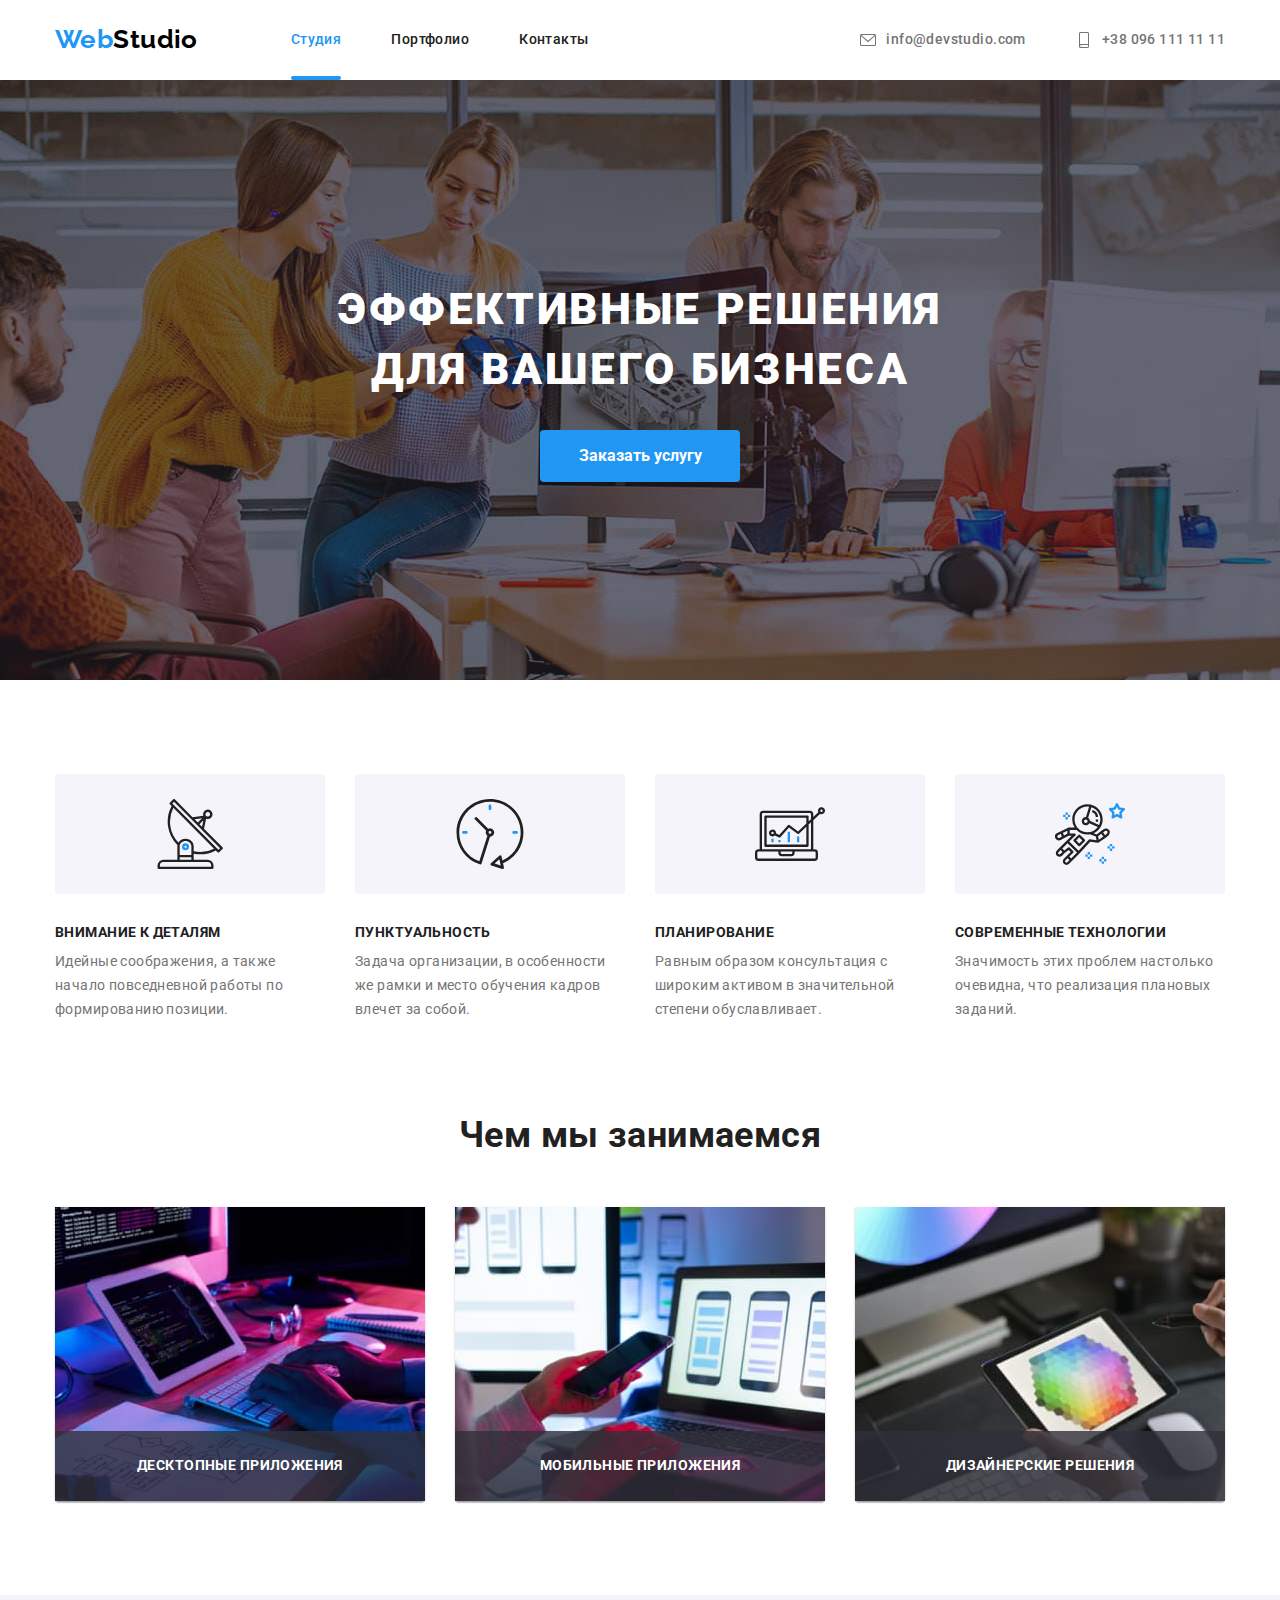
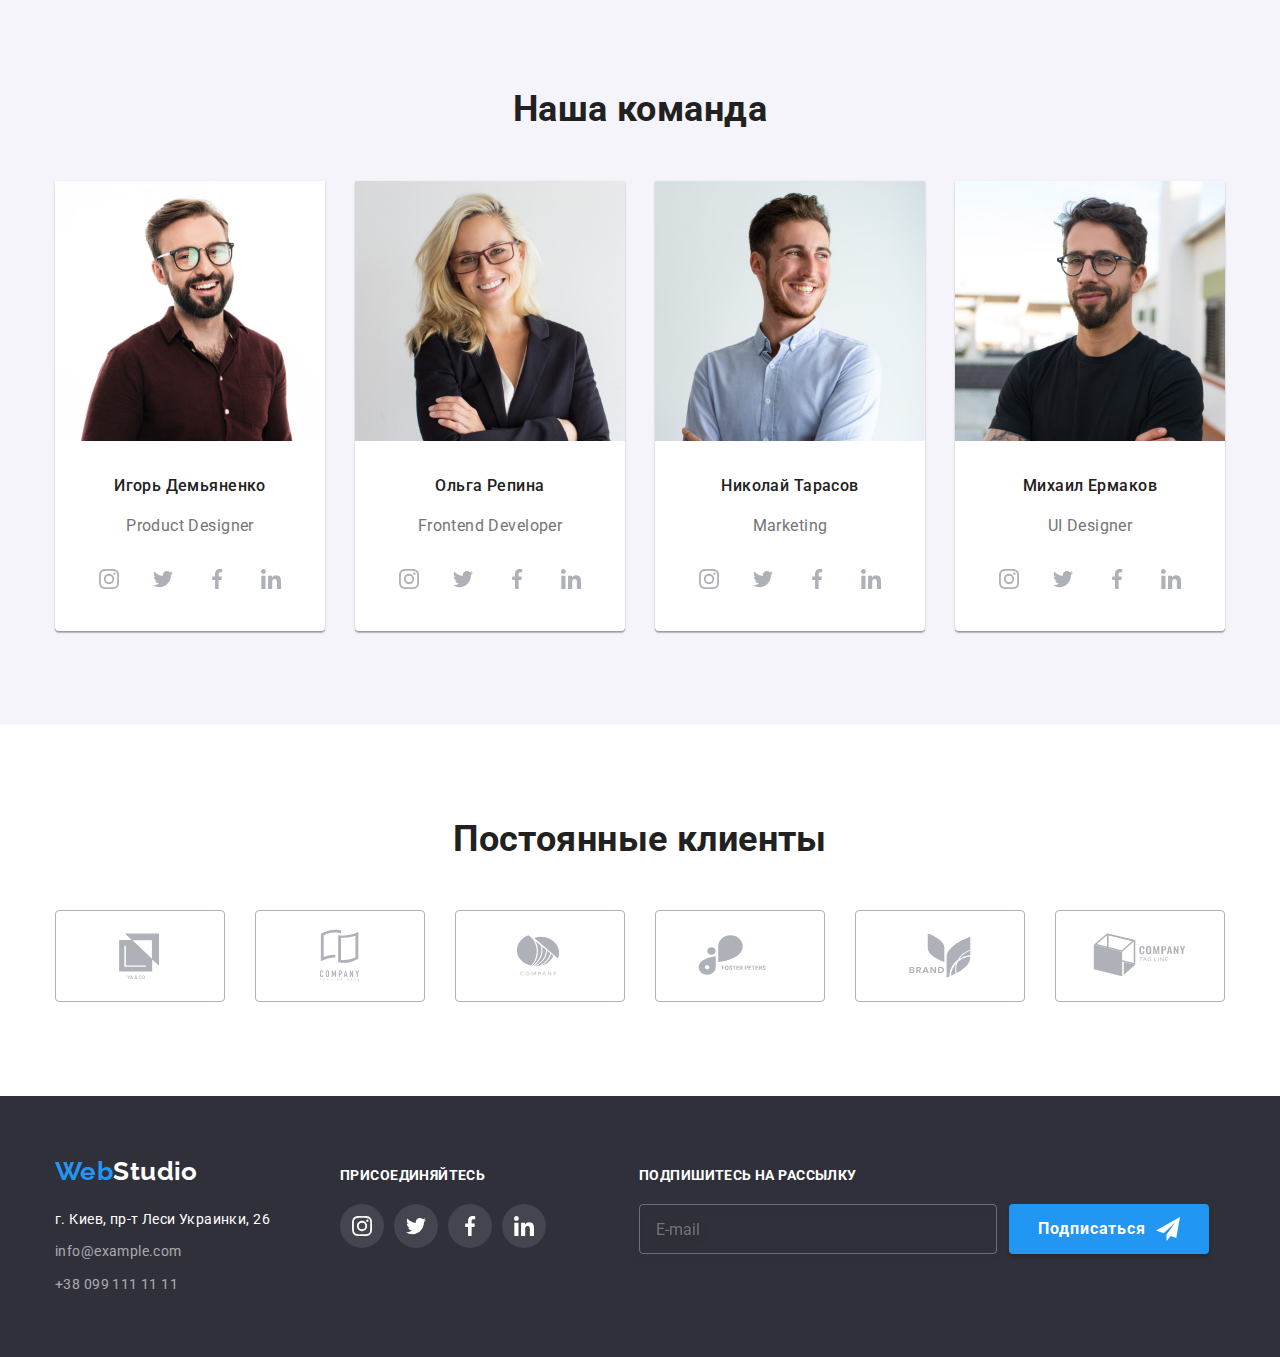
<file: index.html>
<!DOCTYPE html>
<html lang="ru">
<head>
    <meta charset="UTF-8">
    <meta http-equiv="X-UA-Compatible" content="IE=edge">
    <meta name="viewport" content="width=device-width, initial-scale=1.0">
    <title>WebStudio</title>
    <link rel="preconnect" href="https://fonts.googleapis.com">
    <link rel="preconnect" href="https://fonts.gstatic.com" crossorigin>
    <link href="https://fonts.googleapis.com/css2?family=Raleway:wght@700&family=Roboto:wght@400;500;700;900&display=swap"
        rel="stylesheet">
    <link rel="stylesheet" href="./css/modern-normalize.css">
    <link rel="stylesheet" href="./css/main.min.css">
    <link rel="stylesheet" href="./css/style.css">
</head>
<body>
    <!--Верхняя линия-->
    <header>
        <div class="container header">
            <nav class="navigation">
                <a href="./index.html" lang="en" class="navigation__link-logo"><span class="navigation__logo--blue">Web</span>Studio</a>
                <ul class="navigation__list">
                    <li class="navigation__link-content">
                        <a href="./index.html" class="navigation__site-nav current">Студия</a>
                    </li>
                    <li class="navigation__link-content">
                        <a href="./portfolio.html" class="navigation__site-nav">Портфолио</a>
                    </li>
                    <li class="navigation__link-content">
                        <a href="" class="navigation__site-nav">Контакты</a>
                    </li>
                </ul>
            </nav>
            <ul class="navigation__list">
                <li class="navigation__list-contact">
                    <a href="mailto:info@devstudio.com" class="navigation__link">
                        <svg class="navigation__icon">
                            <use href="./images/icons.svg#envelope"></use>
                        </svg>
                        info@devstudio.com
                    </a>
                </li>
                <li class="navigation__list-contact">
                    <a href="tel:+380961111111" class="navigation__link">
                        <svg class="navigation__icon">
                            <use href="./images/icons.svg#smartphone"></use>
                        </svg>
                        +38 096 111 11 11</a>
                </li>
            </ul>
        </div>
    </header>
    <main>
        <!--Шапка-->
        <section class="hero">
            <div class="container">
                <h1 class="hero__title">Эффективные решения
                    <br> для вашего бизнеса</h1>
                <button type="button" class="hero__button" data-modal-open>Заказать услугу</button>
            </div>
            <!-- Модалка -->
            <div class="backdrop is-hidden" data-modal>
                <div class="modal">
                    <button type="button" class="modal__close-btn" data-modal-close>
                        <svg class="modal__close-icon">
                            <use href="./images/icons.svg#close"></use>
                        </svg>
                    </button>
                    <p class="modal__title">Оставьте свои данные, мы вам перезвоним</p>
                    <form action="#" class="modal__form">
                        <label class="modal__label">
                            Имя
                            <div class="modal__block">
                                <input type="text" name="name" class="modal__input" minlength="2" required>
                                <svg class="modal__icon-form" width="18" height="18">
                                    <use href="./images/icons.svg#person"></use>
                                </svg>
                            </div>
                        </label>
                        <label class="modal__label">
                            Телефон
                            <div class="modal__block">
                                <input type="tel" name="tel" class="modal__input" required>
                                <svg class="modal__icon-form" width="18" height="18">
                                    <use href="./images/icons.svg#phone"></use>
                                </svg>
                            </div>
                        </label>
                        <label class="modal__label">
                            Почта
                            <div class="modal__block">
                                <input type="email" name="email" class="modal__input">
                                <svg class="modal__icon-form" width="18" height="18">
                                    <use href="./images/icons.svg#email"></use>
                                </svg>
                            </div>
                        </label>
                        <label for="#comment" class="modal__comment-label">Комментарий</label>
                        <textarea name="comment" id="comment" class="modal__comment" placeholder="Введите текст"></textarea>
                        <label class="modal__contract">
                            <input type="checkbox" class="modal__checkbox" name="contract" value="contract" required>
                            <svg class="modal__icon-contract">
                                <use href="./images/icons.svg#checkmark"></use>
                            </svg>
                            Соглашаюсь с рассылкой и принимаю <a href="" target="_blank" class="modal__link">Условия договора</a>
                        </label>
                        <button type="submit" class="modal__btn-send">Отправить</button>
                    </form>                    
                </div>
            </div>
        </section>
        <!--Особенности-->
        <section class="section-features">
            <div class="container">
                <ul class="features">
                    <li class="features__list">
                        <div class="features__bgc-icon">
                            <svg class="features__icon">
                                <use href="./images/icons.svg#sputnik"></use>
                            </svg>
                        </div>
                        <h3 class="features__title">Внимание к деталям</h3>
                        <p class="features__text">Идейные соображения, а также начало повседневной работы по формированию позиции.</p>
                    </li>
                    <li class="features__list">
                        <div class="features__bgc-icon">
                            <svg class="features__icon">
                                <use href="./images/icons.svg#clock"></use>
                            </svg>
                        </div>
                        <h3 class="features__title">Пунктуальность</h3>
                        <p class="features__text">Задача организации, в особенности же рамки и место обучения кадров влечет за собой.</p>
                    </li>
                    <li class="features__list">
                        <div class="features__bgc-icon">
                            <svg class="features__icon">
                                <use href="./images/icons.svg#diagram"></use>
                            </svg>
                        </div>
                        <h3 class="features__title">Планирование</h3>
                        <p class="features__text">Равным образом консультация с широким активом в значительной степени обуславливает.</p>
                    </li>
                    <li class="features__list">
                        <div class="features__bgc-icon">
                            <svg class="features__icon">
                                <use href="./images/icons.svg#astronaut"></use>
                            </svg>
                        </div>
                        <h3 class="features__title">Современные технологии</h3>
                        <p class="features__text">Значимость этих проблем настолько очевидна, что реализация плановых заданий.</p>
                    </li>
                </ul>
            </div>
        </section>
        <!--Чем мы занимаемся-->
        <section class="section">
            <div class="container work">
                <h2 class="work__title">Чем мы занимаемся</h2>
                <ul class="work__list">
                    <li class="work__images-list">
                        <div class="work__box">
                            <img src="./images/box1.jpg" class="work__images" alt="Человек печатает на клавиатуре код" width="370">
                            <p class="work__text-img">Десктопные приложения</p>
                        </div>
                    </li>
                    <li class="work__images-list">
                        <div class="work__box">
                            <img src="./images/box2.jpg" class="work__images" alt="Человек держит в руке телефон" width="370">
                            <p class="work__text-img">Мобильные приложения</p>
                        </div>
                        
                    </li>
                    <li class="work__images-list">
                        <div class="work__box">
                            <img src="./images/box3.jpg" class="work__images" alt="Планшет с палитрой цветов" width="370">
                            <p class="work__text-img">Дизайнерские решения</p>
                        </div>
                        
                    </li>
                </ul>
            </div>
        </section>
        <!--Наша команда-->
        <section class="section command">
           <div class="container">
                <h2 class="title">Наша команда</h2>
                <ul class="command">
                    <li class="command__list">
                        <img src="./images/command/img.jpg" alt="Игорь Демьяненко" width="270">
                        <div class="command__content">
                            <h3 class="command__name">Игорь Демьяненко</h3>
                            <p lang="en" class="command__profession">Product Designer</p>
                        </div>
                        <div class="command__block-icon">
                            <ul class="command__list-icon">
                                <li class="command__list-link">
                                    <a href="" class="command__link-icon">
                                        <svg class="command__icon">
                                            <use href="./images/icons.svg#instagram"></use>
                                        </svg>
                                    </a>
                                </li>
                                <li class="command__list-link">
                                    <a href="" class="command__link-icon">
                                        <svg class="command__icon">
                                            <use href="./images/icons.svg#twitter"></use>
                                        </svg>
                                    </a>
                                </li>
                                <li class="command__list-link">
                                    <a href="" class="command__link-icon">
                                        <svg class="command__icon">
                                            <use href="./images/icons.svg#facebook"></use>
                                        </svg>
                                    </a>
                                </li>
                                <li class="command__list-link">
                                    <a href="" class="command__link-icon">
                                        <svg class="command__icon">
                                            <use href="./images/icons.svg#linkedin"></use>
                                        </svg>
                                    </a>
                                </li>
                            </ul>
                        </div>
                    </li>
                    <li class="command__list">
                        <img src="./images/command/img_1.jpg" alt="Ольга Репина" width="270">
                        <div class="command__content">
                            <h3 class="command__name">Ольга Репина</h3>
                            <p lang="en" class="command__profession">Frontend Developer</p>
                        </div>
                        <div class="command__block-icon">
                            <ul class="command__list-icon">
                                <li class="command__list-link">
                                    <a href="" class="command__link-icon">
                                        <svg class="command__icon">
                                            <use href="./images/icons.svg#instagram"></use>
                                        </svg>
                                    </a>
                                </li>
                                <li class="command__list-link">
                                    <a href="" class="command__link-icon">
                                        <svg class="command__icon">
                                            <use href="./images/icons.svg#twitter"></use>
                                        </svg>
                                    </a>
                                </li>
                                <li class="command__list-link">
                                    <a href="" class="command__link-icon">
                                        <svg class="command__icon">
                                            <use href="./images/icons.svg#facebook"></use>
                                        </svg>
                                    </a>
                                </li>
                                <li class="command__list-link">
                                    <a href="" class="command__link-icon">
                                        <svg class="command__icon">
                                            <use href="./images/icons.svg#linkedin"></use>
                                        </svg>
                                    </a>
                                </li>
                            </ul>
                        </div>
                    </li>
                    <li class="command__list">
                        <img src="./images/command/img_2.jpg" alt="Николай Тарасов" width="270">
                        <div class="command__content">
                            <h3 class="command__name">Николай Тарасов</h3>
                            <p lang="en" class="command__profession">Marketing</p>
                        </div>
                        <div class="command__block-icon">
                            <ul class="command__list-icon">
                                <li class="command__list-link">
                                    <a href="" class="command__link-icon">
                                        <svg class="command__icon">
                                            <use href="./images/icons.svg#instagram"></use>
                                        </svg>
                                    </a>
                                </li>
                                <li class="command__list-link">
                                    <a href="" class="command__link-icon">
                                        <svg class="command__icon">
                                            <use href="./images/icons.svg#twitter"></use>
                                        </svg>
                                    </a>
                                </li>
                                <li class="command__list-link">
                                    <a href="" class="command__link-icon">
                                        <svg class="command__icon">
                                            <use href="./images/icons.svg#facebook"></use>
                                        </svg>
                                    </a>
                                </li>
                                <li class="command__list-link">
                                    <a href="" class="command__link-icon">
                                        <svg class="command__icon">
                                            <use href="./images/icons.svg#linkedin"></use>
                                        </svg>
                                    </a>
                                </li>
                            </ul>
                        </div>
                    </li>
                    <li class="command__list">
                        <img src="./images/command/img_3.jpg" alt="Михаил Ермаков" width="270">
                        <div class="command__content">
                            <h3 class="command__name">Михаил Ермаков</h3>
                            <p lang="en" class="command__profession">UI Designer</p>
                        </div>
                        <div class="command__block-icon">
                            <ul class="command__list-icon">
                                <li class="command__list-link">
                                    <a href="" class="command__link-icon">
                                        <svg class="command__icon">
                                            <use href="./images/icons.svg#instagram"></use>
                                        </svg>
                                    </a>
                                </li>
                                <li class="command__list-link">
                                    <a href="" class="command__link-icon">
                                        <svg class="command__icon">
                                            <use href="./images/icons.svg#twitter"></use>
                                        </svg>
                                    </a>
                                </li>
                                <li class="command__list-link">
                                    <a href="" class="command__link-icon">
                                        <svg class="command__icon">
                                            <use href="./images/icons.svg#facebook"></use>
                                        </svg>
                                    </a>
                                </li>
                                <li class="command__list-link">
                                    <a href="" class="command__link-icon">
                                        <svg class="command__icon">
                                            <use href="./images/icons.svg#linkedin"></use>
                                        </svg>
                                    </a>
                                </li>
                            </ul>
                        </div>
                    </li>
                </ul>
           </div>
        </section>
        <!-- Постоянные клиенты -->
        <section class="section">
            <div class="container">
                <h2 class="title">Постоянные клиенты</h2>
                <ul class="customer">
                    <li class="customer__list">
                        <a href="" class="customer__link">
                            <svg class="customer__icon">
                                <use href="./images/icons.svg#company-first"></use>
                            </svg>
                        </a>
                    </li>
                    <li class="customer__list">
                        <a href="" class="customer__link">
                            <svg class="customer__icon">
                                <use href="./images/icons.svg#company-second"></use>
                            </svg>
                        </a>
                    </li>
                    <li class="customer__list">
                        <a href="" class="customer__link">
                            <svg class="customer__icon">
                                <use href="./images/icons.svg#company-third"></use>
                            </svg>
                        </a>
                    </li>
                    <li class="customer__list">
                        <a href="" class="customer__link">
                            <svg class="customer__icon">
                                <use href="./images/icons.svg#company-fourth"></use>
                            </svg>
                        </a>
                    </li>
                    <li class="customer__list">
                        <a href="" class="customer__link">
                            <svg class="customer__icon">
                                <use href="./images/icons.svg#company-fifth"></use>
                            </svg>
                        </a>
                    </li>
                    <li class="customer__list">
                        <a href="" class="customer__link">
                            <svg class="customer__icon">
                                <use href="./images/icons.svg#company-sixth"></use>
                            </svg>
                        </a>
                    </li>
                </ul>
            </div>
        </section>
    </main>
    <!--Подвал-->
    <footer>
        <div class="container basement">
            <div>
                <a href="./index.html" class="basement__link"><span class="basement__logo">Web</span>Studio</a>
                
                <ul class="basement__contact">
                    <li class="basement__list">
                        <a href="https://goo.gl/maps/pMENzSgRRFDBbWSv6" target="_blank" rel="noreferrer noopener" class="basement__address">г.
                            Киев, пр-т Леси Украинки, 26</a>
                    </li>
                    <li class="basement__list">
                        <a href="mailto:info@example.com" class="basement__email">info@example.com</a>
                    </li>
                    <li class="basement__list">
                        <a href="tel:+380991111111" class="basement__tel">+38 099 111 11 11</a>
                    </li>
                </ul>
            </div>
            <div class="subscribe">
                <h2 class="subscribe__title">Присоединяйтесь</h2>
                <ul class="subscribe__list">
                    <li class="subscribe__contact">
                        <a href="" class="subscribe__link">
                            <svg class="subscribe__icon">
                                <use href="./images/icons.svg#instagram"></use>
                            </svg>
                        </a>
                    </li>
                    <li class="subscribe__contact">
                        <a href="" class="subscribe__link">
                            <svg class="subscribe__icon">
                                <use href="./images/icons.svg#twitter"></use>
                            </svg>
                        </a>
                    </li>
                    <li class="subscribe__contact">
                        <a href="" class="subscribe__link">
                            <svg class="subscribe__icon">
                                <use href="./images/icons.svg#facebook"></use>
                            </svg>
                        </a>
                    </li>
                    <li class="subscribe__contact">
                        <a href="" class="subscribe__link">
                            <svg class="subscribe__icon">
                                <use href="./images/icons.svg#linkedin"></use>
                            </svg>
                        </a>
                    </li>
                </ul>
            </div>
            <div class="block-send">
                <h3 class="form-title">Подпишитесь на рассылку</h3>
                <form action="#" class="form">
                    <input type="email" class="form__input" name="email" placeholder="E-mail">
                    <button type="submit" class="form__button">Подписаться
                        <svg class="form__icon" width="24" height="24">
                            <use href="./images/icons.svg#send"></use>
                        </svg>
                    </button>
                </form>
            </div>
        </div>
        
    </footer>
    <script src="./js/modal.js"></script>
</body>
</html>
</file>
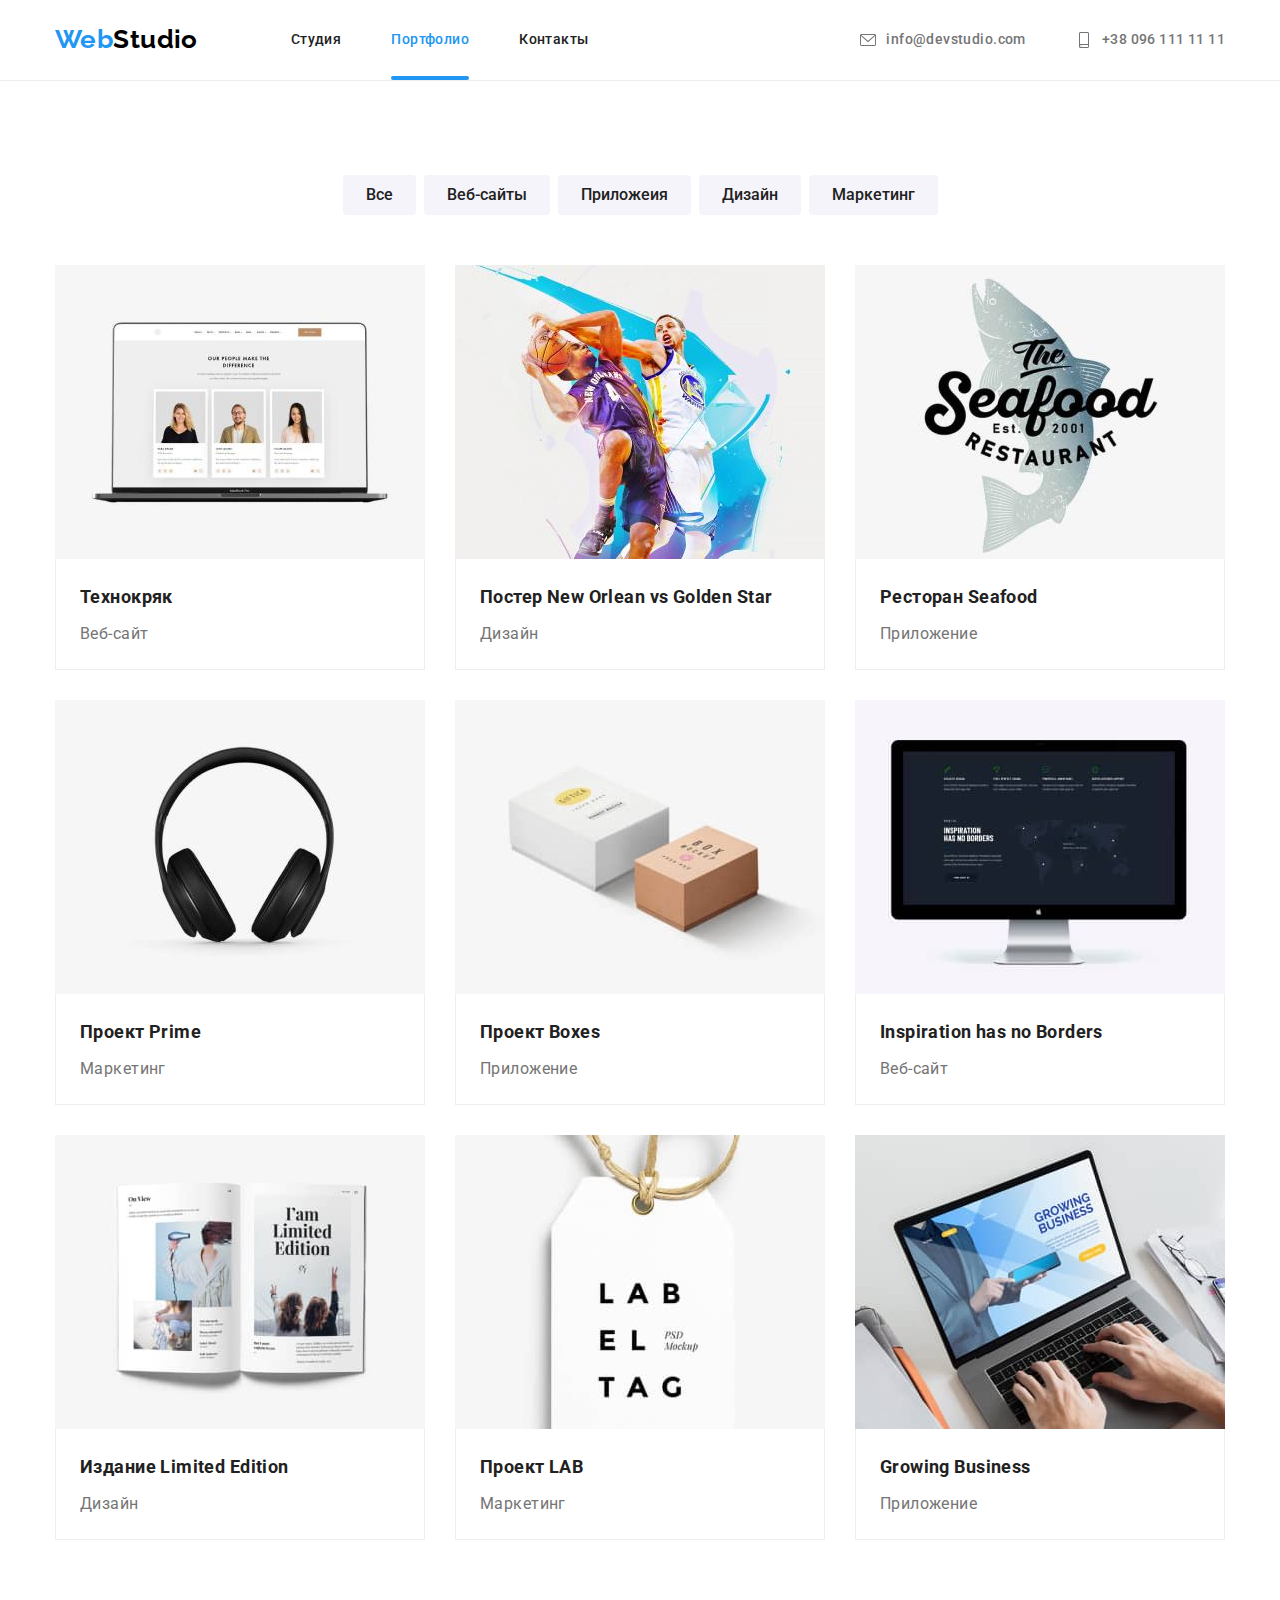
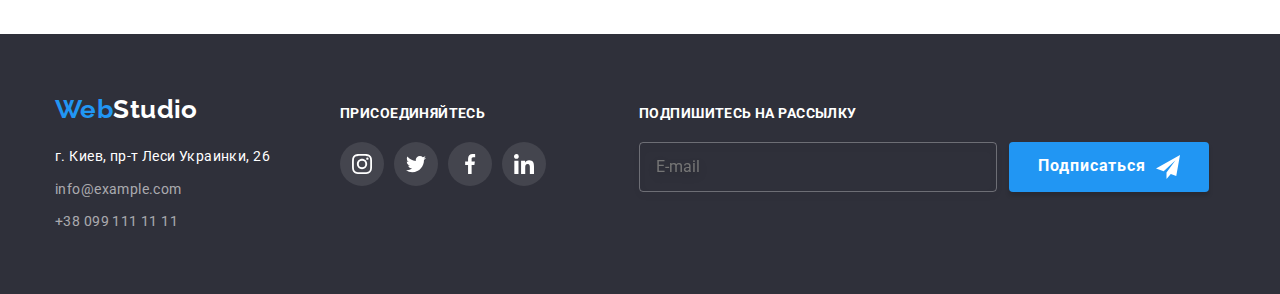
<file: portfolio.html>
<!DOCTYPE html>
<html lang="ru">

<head>
    <meta charset="UTF-8">
    <meta http-equiv="X-UA-Compatible" content="IE=edge">
    <meta name="viewport" content="width=device-width, initial-scale=1.0">
    <title>WebStudio</title>
    <link rel="preconnect" href="https://fonts.googleapis.com">
    <link rel="preconnect" href="https://fonts.gstatic.com" crossorigin>
    <link href="https://fonts.googleapis.com/css2?family=Raleway:wght@700&family=Roboto:wght@400;500;700;900&display=swap"
        rel="stylesheet">
    <link rel="stylesheet" href="./css/modern-normalize.css">
    <link rel="stylesheet" href="./css/main.min.css">
    <link rel="stylesheet" href="./css/style.css">
</head>

<body>
    <!--Верхняя линия-->
    <header class="border">
        <div class="container header">
            <nav class="navigation">
                <a href="./index.html" lang="en" class="navigation__link-logo"><span class="navigation__logo--blue">Web</span>Studio</a>
                <ul class="navigation__list">
                    <li class="navigation__link-content">
                        <a href="./index.html" class="navigation__site-nav">Студия</a>
                    </li>
                    <li class="navigation__link-content">
                        <a href="./portfolio.html" class="navigation__site-nav current">Портфолио</a>
                    </li>
                    <li class="navigation__link-content">
                        <a href="" class="navigation__site-nav">Контакты</a>
                    </li>
                </ul>
            </nav>
            <ul class="navigation__list">
                <li class="navigation__list-contact">
                    <a href="mailto:info@devstudio.com" class="navigation__link">
                        <svg class="navigation__icon">
                            <use href="./images/icons.svg#envelope"></use>
                        </svg>
                        info@devstudio.com
                    </a>
                </li>
                <li class="navigation__list-contact">
                    <a href="tel:+380961111111" class="navigation__link">
                        <svg class="navigation__icon">
                            <use href="./images/icons.svg#smartphone"></use>
                        </svg>
                        +38 096 111 11 11</a>
                </li>
            </ul>
        </div>
    </header>
    <main>
        <section class="section">
            <div class="portfolio">
                <h1 class="portfolio__title">Фильтр</h1>
                <ul class="portfolio__list">
                    <li class="portfolio__filter"><button type="button" class="portfolio__btn">Все</button></li>
                    <li class="portfolio__filter"><button type="button" class="portfolio__btn">Веб-сайты</button></li>
                    <li class="portfolio__filter"><button type="button" class="portfolio__btn">Приложеия</button></li>
                    <li class="portfolio__filter"><button type="button" class="portfolio__btn">Дизайн</button></li>
                    <li class="portfolio__filter"><button type="button" class="portfolio__btn">Маркетинг</button></li>
                </ul>
                <ul class="project">
                    <li class="project__list">
                        <a href="" class="project__link">
                            <div class="project__card-thumb">
                                <img src="./images/portfolio/img1.jpg" class="project__picture" alt="Экран ноутбука" width="370">
                                <p class="project__text">Технокряк это современная площадка распространения коронавируса. Компании используют эту платформу для цифрового
                                шпионажа и атак на защищённые сервера конкурентов.</p>
                            </div>
                            <div class="project__card-content">
                                <h3 class="project__title">Технокряк</h3>
                                <p class="project__text-category">Веб-сайт</p>   
                            </div>                            
                        </a>
                    </li>
                    <li class="project__list">
                        <a href="" class="project__link">
                            <div class="project__card-thumb">
                                <img src="./images/portfolio/img2.jpg" class="project__picture" alt="Два парня играют в баскетбол" width="370">
                            </div>
                            <div class="project__card-content">
                                <h3 class="project__title">Постер New Orlean vs Golden Star</h3>
                                <p class="project__text-category">Дизайн</p> 
                            </div>                            
                        </a>
                    </li>
                    <li class="project__list">
                        <a href="" class="project__link">
                            <div class="project__card-thumb">
                                <img src="./images/portfolio/img3.jpg" class="project__picture" alt="Логотип ресторана Seafood" width="370">
                            </div>
                            <div class="project__card-content">
                                <h3 class="project__title">Ресторан Seafood</h3>
                                <p class="project__text-category">Приложение</p>
                            </div>                            
                        </a>
                    </li>
                    <li class="project__list">
                        <a href="" class="project__link">
                            <div class="project__card-thumb">
                                <img src="./images/portfolio/img4.jpg" class="project__picture" alt="Наушники" width="370">
                            </div>
                            <div class="project__card-content">
                                <h3 class="project__title">Проект Prime</h3>
                                <p class="project__text-category">Маркетинг</p>
                            </div>                            
                        </a>
                    </li>
                    <li class="project__list">
                        <a href="" class="project__link">
                            <div class="project__card-thumb">
                                <img src="./images/portfolio/img5.jpg" class="project__picture" alt="Две короки" width="370">
                            </div>
                            <div class="project__card-content">
                                <h3 class="project__title">Проект Boxes</h3>
                                <p class="project__text-category">Приложение</p>
                            </div>                            
                        </a>
                    </li>
                    <li class="project__list">
                        <a href="" class="project__link">
                            <div class="project__card-thumb">
                                <img src="./images/portfolio/img6.jpg" class="project__picture" alt="Экран компьютера" width="370">         
                            </div>
                            <div class="project__card-content">
                                <h3 class="project__title">Inspiration has no Borders</h3>
                                <p class="project__text-category">Веб-сайт</p>
                            </div>                            
                        </a>
                    </li>
                    <li class="project__list">
                        <a href="" class="project__link">
                            <div class="project__card-thumb">
                                <img src="./images/portfolio/img7.jpg" class="project__picture" alt="Книга" width="370">
                            </div>
                            <div class="project__card-content">
                                <h3 class="project__title">Издание Limited Edition</h3>
                                <p class="project__text-category">Дизайн</p>
                            </div>                            
                        </a>
                    </li>
                    <li class="project__list">
                        <a href="" class="project__link">
                            <div class="project__card-thumb">
                                <img src="./images/portfolio/img8.jpg" class="project__picture" alt="Бирка" width="370">
                            </div>
                            <div class="project__card-content">
                                <h3 class="project__title">Проект LAB</h3>
                                <p class="project__text-category">Маркетинг</p>
                            </div>                            
                        </a>
                    </li>
                    <li class="project__list">
                        <a href="" class="project__link">
                            <div class="project__card-thumb">
                                <img src="./images/portfolio/img9.jpg" class="project__picture" alt="Парень печатает на ноутбуке" width="370">
                            </div>
                            <div class="project__card-content">
                                <h3 class="project__title">Growing Business</h3>
                                <p class="project__text-category">Приложение</p>
                            </div>                            
                        </a>
                    </li>
                </ul>
            </div>
        </section>
    </main>
    <!--Подвал-->
    <footer>
        <div class="container basement">
            <div>
                <a href="./index.html" class="basement__link"><span class="basement__logo">Web</span>Studio</a>
    
                <ul class="basement__contact">
                    <li class="basement__list">
                        <a href="https://goo.gl/maps/pMENzSgRRFDBbWSv6" target="_blank" rel="noreferrer noopener"
                            class="basement__address">г.
                            Киев, пр-т Леси Украинки, 26</a>
                    </li>
                    <li class="basement__list">
                        <a href="mailto:info@example.com" class="basement__email">info@example.com</a>
                    </li>
                    <li class="basement__list">
                        <a href="tel:+380991111111" class="basement__tel">+38 099 111 11 11</a>
                    </li>
                </ul>
            </div>
            <div class="subscribe">
                <h2 class="subscribe__title">Присоединяйтесь</h2>
                <ul class="subscribe__list">
                    <li class="subscribe__contact">
                        <a href="" class="subscribe__link">
                            <svg class="subscribe__icon">
                                <use href="./images/icons.svg#instagram"></use>
                            </svg>
                        </a>
                    </li>
                    <li class="subscribe__contact">
                        <a href="" class="subscribe__link">
                            <svg class="subscribe__icon">
                                <use href="./images/icons.svg#twitter"></use>
                            </svg>
                        </a>
                    </li>
                    <li class="subscribe__contact">
                        <a href="" class="subscribe__link">
                            <svg class="subscribe__icon">
                                <use href="./images/icons.svg#facebook"></use>
                            </svg>
                        </a>
                    </li>
                    <li class="subscribe__contact">
                        <a href="" class="subscribe__link">
                            <svg class="subscribe__icon">
                                <use href="./images/icons.svg#linkedin"></use>
                            </svg>
                        </a>
                    </li>
                </ul>
            </div>
            <div class="block-send">
                <h3 class="form-title">Подпишитесь на рассылку</h3>
                <form action="#" class="form">
                    <input type="email" class="form__input" name="email" placeholder="E-mail">
                    <button type="submit" class="form__button">Подписаться
                        <svg class="form__icon" width="24" height="24">
                            <use href="./images/icons.svg#send"></use>
                        </svg>
                    </button>
                </form>
            </div>
        </div>
    
    </footer>
</body>

</html>
</file>
<file: css/style.css>
/* Цвет акцента #2196F3
Цвет заголовка #212121 
Цвет основного текста #757575
Белый цвет #FFFFFF
*/

:root {
  --accent-text-color: #2196f3;
  --title-text-color: #212121;
  --primary-text-color: #757575;
  --primary-wight-color: #ffffff;
  --second-bgc-color: #2f303a;
  --third-bgc-color: #f5f4fa;
  --icon-color: #afb1b8;
  --form-label-color: rgba(117, 117, 117, 0.5);
  --time-function: cubic-bezier(0.4, 0, 0.2, 1);
}
/* body {
  width: 100%;

  color: var(--primary-text-color);
  background-color: var(--primary-wight-color);

  font-family: Roboto, sans-serif;
  font-style: normal;
  font-weight: 400;
  font-size: 14px;
  line-height: 1.7;
  letter-spacing: 0.03em;
}

ul {
  list-style: none;
}

a {
  text-decoration: none;
}

img {
  display: block;
} */

.border {
  border-bottom: 1px solid #ececec;
}
/* Site nav */
/* .container.header {
  display: flex;
  align-items: center;
}
.container {
  width: 1200px;
  margin-left: auto;
  margin-right: auto;
  padding-left: 15px;
  padding-right: 15px;
}
.navigation {
  display: flex;
}
.navigation__link-logo {
  display: block;
  display: flex;
  align-items: center;
  margin-right: 93px;

  color: #000000;

  font-family: Raleway, sans-serif;
  font-style: normal;
  font-weight: 700;
  font-size: 26px;
  line-height: 1.2;
} */
/* .navigation__logo--blue {
  display: block;

  color: var(--accent-text-color);
} */
/* .navigation__list {
  margin: 0;
  display: flex;
  padding-left: 0;
  margin-left: auto;
}
.navigation__link-content:not(:last-child) {
  margin-right: 50px;
}
.navigation__site-nav {
  display: block;
  padding-top: 32px;
  padding-bottom: 32px;

  color: var(--title-text-color);

  font-weight: 500;
  font-size: 14px;
  line-height: 1.14;

  position: relative;
  transition: color 250ms var(--time-function);
} */
/* .navigation__site-nav:hover,
.navigation__site-nav:focus {
  color: var(--accent-text-color);
}
.navigation__site-nav::before {
  content: "";

  display: block;
  position: absolute;
  bottom: 0;
  right: 0;
  width: 100%;
  transition: transform 200ms var(--time-function);
  transform: scaleX(0);
  height: 4px;
  border-radius: 2px;

  background-color: var(--accent-text-color);
}
.navigation__site-nav:hover::before,
.navigation__site-nav:focus::before {
  content: "";
  transform: scaleX(1);
} */
/* .navigation__site-nav.current {
  color: var(--accent-text-color);
}
.navigation__site-nav.current::after {
  content: "";

  display: block;
  position: absolute;
  width: 100%;
  height: 4px;
  border-radius: 2px;
  bottom: 0;

  background-color: var(--accent-text-color);
} */

/* Contacts */

/* .navigation__list {
  margin: 0;
  display: flex;
  padding-left: 0;
  margin-left: auto;
} */
/* .navigation__list-contact + .navigation__list-contact {
  margin-left: 50px;
}
.navigation__link {
  display: flex;
  align-items: center;
  padding-top: 32px;
  padding-bottom: 32px;

  color: var(--primary-text-color);

  font-weight: 500;
  font-size: 14px;
  line-height: 1.14;

  transition: color 250ms var(--time-function);
}
.navigation__link:hover,
.navigation__link:focus {
  color: var(--accent-text-color);
}

.navigation__icon {
  fill: currentColor;
  margin-right: 10px;
  width: 16px;
  height: 16px;
} */

/* Шапка */

/* .hero {
  margin-right: auto;
  margin-left: auto;
  max-width: 1600px;
  height: 600px;
  background-image: linear-gradient(
      rgba(47, 48, 58, 0.4),
      rgba(47, 48, 58, 0.4)
    ),
    url("../images/fon.jpg");
  background-repeat: no-repeat;
  background-size: cover;
  background-position: center;
  padding-top: 200px;
  padding-bottom: 200px;

  background-color: var(--second-bgc-color);
  color: var(--primary-wight-color);

  text-align: center;
}
.hero__title {
  margin-bottom: 30px;
  margin-top: 0;

  font-weight: 900;
  font-size: 44px;
  line-height: 1.36;
  text-align: center;
  letter-spacing: 0.06em;
  text-transform: uppercase;
}
.hero__button {
  display: inline-block;
  border-radius: 4px;
  border: 1px solid transparent;
  padding: 10px 32px;
  min-width: 200px;
  cursor: pointer;

  background-color: var(--accent-text-color);
  color: var(--primary-wight-color);

  font-family: Roboto, sans-serif;
  font-style: normal;
  font-weight: 700;
  font-size: 16px;
  line-height: 1.87;
  text-decoration: none;

  transition: transform 250ms var(--time-function);
}
.hero__button:hover,
.hero__button:focus {
  transform: scale(1.2);
} */
/* Main */
/* .section-features {
  padding-top: 94px;
}
.features {
  display: flex;
  margin-top: 0;
  margin-bottom: 0;
  padding-left: 0;
}
.features__list {
  width: 270px;
  margin-right: 30px;
}
.features__list:nth-child(4n) {
  margin-right: 0;
}
.features__bgc-icon {
  display: flex;
  align-items: center;
  justify-content: center;
  width: 270px;
  height: 120px;
  margin-bottom: 30px;
  border-radius: 4px;

  background-color: var(--third-bgc-color);
}
.features__icon {
  width: 70px;
  height: 70px;
}
.features__title {
  margin-top: 0;
  margin-bottom: 10px;

  color: var(--title-text-color);

  font-weight: 700;
  font-size: 14px;
  line-height: 16px;

  text-transform: uppercase;
}
.features__text {
  margin: 0;
} */

/* Чем мы занимаемся */
/* .section {
  padding-top: 94px;
  padding-bottom: 94px;
}
.work__title {
  margin-top: 0;
  margin-bottom: 50px;

  color: var(--title-text-color);

  font-weight: 700;
  font-size: 36px;
  line-height: 1.16;
  text-align: center;
}
.work__list {
  display: flex;
  margin-top: 0;
  margin-bottom: 0;
  padding-left: 0;
}

.work__images-list {
  box-shadow: 0px 1px 3px rgba(0, 0, 0, 0.12), 0px 1px 1px rgba(0, 0, 0, 0.14),
    0px 2px 1px rgba(0, 0, 0, 0.2);
  border-radius: 0px 0px 4px 4px;

  background-color: var(--primary-wight-color);
}
.work__images-list:not(:last-child) {
  margin-right: 30px;
}
.work__box {
  position: relative;
}
.work__images {
  display: block;
}

.work__text-img {
  position: absolute;
  bottom: 0;
  height: 70px;
  width: 100%;

  font-weight: 700;
  font-size: 14px;
  line-height: 1.14;
  text-align: center;
  letter-spacing: 0.03em;
  text-transform: uppercase;
  color: var(--primary-wight-color);
  background: rgba(47, 48, 58, 0.8);
  padding: 27px 0;
  margin: 0;
} */

/* Наша коанда */

/* .section.command {
  background-color: var(--third-bgc-color);
}
.title {
  margin-top: 0;
  margin-bottom: 50px;

  color: var(--title-text-color);

  font-weight: 700;
  font-size: 36px;
  line-height: 1.16;
  text-align: center;
}
.command {
  display: flex;
  margin-top: 0;
  margin-bottom: 0;
  padding-left: 0;
}
.command__list {
  box-shadow: 0px 1px 3px rgba(0, 0, 0, 0.12), 0px 1px 1px rgba(0, 0, 0, 0.14),
    0px 2px 1px rgba(0, 0, 0, 0.2);
  border-radius: 0px 0px 4px 4px;

  background-color: var(--primary-wight-color);
}
.command__list:not(:last-child) {
  margin-right: 30px;
}
.command__content {
  padding-top: 30px;
  padding-bottom: 16px;
}
.command__name {
  display: flex;
  justify-content: center;
  margin-top: 0;
  margin-bottom: 10px;

  color: var(--title-text-color);

  font-weight: 500;
  font-size: 16px;
  line-height: 1.87;
}
.command__profession {
  display: flex;
  justify-content: center;
  margin: 0;

  font-size: 16px;
  line-height: 1.87;
}
.command__block-icon {
  padding-bottom: 30px;
}
.command__list-icon {
  display: flex;
  align-items: center;
  justify-content: center;
  padding-left: 0;
}

.command__list-link:not(:last-child) {
  margin-right: 10px;
}
.command__link-icon {
  display: flex;
  align-items: center;
  justify-content: center;
  width: 44px;
  height: 44px;
  border-radius: 50%;
  margin-right: 10px;

  color: var(--icon-color);

  transition: background 250ms var(--time-function);
}
.command__link-icon:last-child {
  margin-right: 0;
}
.command__link-icon:focus,
.command__link-icon:hover {
  background-color: var(--accent-text-color);
  color: var(--primary-wight-color);
}
.command__icon {
  width: 20px;
  height: 20px;

  fill: currentColor;
  transition: fill 250ms var(--time-function);
}
.command__icon:hover,
.command__icon:focus {
  fill: var(--primary-wight-color);
} */

/* Постоянные клиенты */

/* .customer {
  display: flex;
  margin-top: 0;
  margin-bottom: 0;
  padding-left: 0;
}
.customer__list {
  display: flex;
  justify-content: center;
  align-items: center;
  margin-right: 30px;
}
.customer__list:last-child {
  margin-right: 0;
}
.customer__link {
  display: flex;
  justify-content: center;
  align-items: center;
  padding: 16px 32px;
  color: var(--icon-color);
  width: 170px;
  height: 92px;
  border: 1px solid #afb1b8;
  border-radius: 4px;

  transition: color 250ms var(--time-function),
    border 250ms var(--time-function);
}
.customer__link:hover,
.customer__link:focus {
  color: var(--accent-text-color);
  border: 1px solid var(--accent-text-color);
}
.customer__icon {
  width: 106px;
  height: 60px;
  fill: currentColor;
} */
/* Подвал */
/* footer {
  padding: 60px 0;

  background-color: var(--second-bgc-color);
  color: var(--primary-wight-color);
} */
/* .basement {
  display: flex;
}
.basement__link {
  display: flex;
  margin: 0;
  margin-bottom: 20px;

  color: var(--primary-wight-color);

  font-family: Raleway, sans-serif;
  font-style: normal;
  font-weight: 700;
  font-size: 26px;
  line-height: 1.2;
  align-items: center;
}
.basement__logo {
  display: block;
  color: var(--accent-text-color);
}
.basement__contact {
  margin-top: 0;
  margin-bottom: 0;
  padding-left: 0;
}
.basement__list:not(:last-child) {
  margin-bottom: 9px;
}
.basement__address {
  color: var(--primary-wight-color);
}
.basement__email,
.basement__tel {
  color: rgba(255, 255, 255, 0.6);

  transition: color 250ms var(--time-function);
}
.basement__tel:hover,
.basement__tel:focus,
.basement__email:hover,
.basement__email:focus {
  color: var(--accent-text-color);
}
.subscribe {
  margin-top: 12px;
  margin-left: 70px;
  width: 206px;
}
.subscribe__title {
  display: flex;
  align-items: start;
  margin-bottom: 20px;
  margin-top: 0;
  text-align: center;

  font-weight: 700;
  font-size: 14px;
  line-height: 1.14;
  text-transform: uppercase;

  color: var(--primary-wight-color);
}
.subscribe__list {
  display: flex;
  justify-content: space-between;
  margin: 0;
  padding-left: 0;
  width: 206px;
} */
/* .subscribe__contact {
  display: flex;
  align-items: center;
  justify-content: center;
}
.subscribe__link {
  display: flex;
  align-items: center;
  justify-content: center;
  width: 44px;
  height: 44px;
  border-radius: 50%;

  color: var(--primary-wight-color);
  background: rgba(255, 255, 255, 0.1);

  transition: background-color 250ms var(--time-function);
}
.subscribe__link:hover,
.subscribe__link:focus {
  background-color: var(--accent-text-color);
}
.subscribe__icon {
  width: 20px;
  height: 20px;
  align-items: center;
  justify-content: center;
  fill: currentColor;
} */
/* .block-send {
  display: inline-block;
  margin-left: 93px;
  margin-top: 12px;
}
.form-title {
  margin: 0;
  margin-bottom: 20px;

  font-weight: 700;
  font-size: 14px;
  line-height: 1.14;
  letter-spacing: 0.03em;
  text-transform: uppercase;

  color: var(--primary-wight-color);
}
.form {
  display: flex;
}
.form__input {
  background-color: transparent;
  color: #ffffff;

  padding-top: 14px;
  padding-bottom: 14px;
  padding-left: 16px;
  width: 358px;
  height: 50px;
  margin-right: 12px;

  font-size: 16px;
  line-height: 1.4;
  border: 1px solid rgba(255, 255, 255, 0.3);
  box-sizing: border-box;
  filter: drop-shadow(0px 4px 4px rgba(0, 0, 0, 0.15));
  border-radius: 4px;

  transition: border-color 250ms var(--time-function);
}
.form__input:hover,
.form__input:focus {
  border-color: #ffffff;
  outline: -webkit-focus-ring-color auto 0px;
}
.form__input::placeholder {
  font-size: 16px;
  line-height: 1.4;

  color: rgba(255, 255, 255, 0.6);

  transition: color 250ms var(--time-function);
}
.form__input:hover::placeholder,
.form__input:focus::placeholder {
  color: #ffffff;
} */
/* .form__button {
  font-weight: 700;
  font-size: 16px;
  line-height: 1.8;
  display: inline-flex;
  align-items: center;
  justify-content: center;
  letter-spacing: 0.06em;

  width: 200px;
  height: 50px;
  padding: 0;

  background-color: var(--accent-text-color);
  color: var(--primary-wight-color);

  box-shadow: 0px 4px 4px rgba(0, 0, 0, 0.15);
  border-radius: 4px;
  border: none;
  cursor: pointer;
}
.form__icon {
  fill: currentColor;

  margin-left: 10px;
} */
/* Portfolio */
.portfolio {
  width: 1200px;
  margin-left: auto;
  margin-right: auto;
  padding-left: 15px;
  padding-right: 15px;
  /* border: 1px solid tomato; */
}
.portfolio__title {
  display: none;
}
.portfolio__list {
  display: flex;
  justify-content: center;
  margin-bottom: 50px;
  padding-left: 0;
  margin-top: 0;
}
.portfolio__filter {
  margin-right: 8px;
}
.portfolio__filter:last-child {
  margin-right: 0;
}
.portfolio__btn {
  border-radius: 4px;
  border: 1px solid transparent;
  padding: 6px 22px;

  background-color: var(--third-bgc-color);
  color: var(--title-text-color);

  font-family: Roboto, sans-serif;
  font-style: normal;
  font-weight: 500;
  font-size: 16px;
  line-height: 1.62;

  transition: background-color 250ms var(--time-function),
    color 250ms var(--time-function);
}

.portfolio__btn:hover,
.portfolio__btn:focus {
  background-color: var(--accent-text-color);
  color: var(--primary-wight-color);
  cursor: pointer;
}
.project {
  display: flex;
  flex-wrap: wrap;
  margin-top: -30px;
  margin-left: -30px;
  margin-bottom: 0;
  padding-left: 0;
}
.project > .project__list {
  flex-basis: calc(100% / 3 - 30px);
  margin-left: 30px;
  margin-top: 30px;
}

.project__link {
  display: block;

  transition: box-shadow 250ms var(--time-function);
}
.project__link:focus,
.project__link:hover {
  box-shadow: 0px 1px 1px rgba(0, 0, 0, 0.12), 0px 4px 4px rgba(0, 0, 0, 0.06),
    1px 4px 6px rgba(0, 0, 0, 0.16);
}
.project__card-thumb {
  position: relative;
  overflow: hidden;
}
.project__picture {
  display: block;
  max-width: 100%;
}
.project__text {
  padding: 63px 24px;
  margin: 0;

  font-size: 18px;
  line-height: 1.5;

  background: rgba(33, 150, 243, 0.9);
  color: var(--primary-wight-color);

  position: absolute;
  top: 295px;
  transition: top 250ms var(--time-function);
}
.project__link:focus .project__text,
.project__link:hover .project__text {
  top: 0;
}

.project__card-content {
  padding: 20px 24px;
  border-bottom: 1px solid #eeeeee;
  border-left: 1px solid #eeeeee;
  border-right: 1px solid #eeeeee;
}

.project__title {
  margin-top: 0;
  margin-bottom: 4px;

  font-weight: 700;
  font-size: 18px;
  line-height: 2;
  text-transform: none;

  color: var(--title-text-color);
}
.project__text-category {
  margin-top: 0;
  margin-bottom: 0;

  font-size: 16px;
  line-height: 1.87;
}
a p {
  color: var(--primary-text-color);
}

/* Модальное окно */

.backdrop {
  width: 100vw;
  height: 100vh;
  background-color: rgba(0, 0, 0, 0.2);

  position: fixed;
  top: 0;
  left: 0;
  z-index: 1;

  transition: opacity 1000ms var(--time-function),
    visibility 1000ms var(--time-function);
}
.is-hidden {
  visibility: hidden;
  opacity: 0;
  pointer-events: none;
}
.backdrop.is-hidden .modal {
  transform: scale(1.5);
  transition: transform 1000ms var(--time-function);
}
.modal {
  width: 528px;
  min-height: 581px;
  border-radius: 4px;
  background-color: var(--primary-wight-color);
  top: 50%;
  left: 50%;
  position: absolute;
  transform: translate(-50%, -50%) scale(1);
}
.modal__close-btn {
  position: absolute;
  display: block;
  margin-left: auto;
  top: 8px;
  right: 8px;
  padding: 0;
  background-color: transparent;
  cursor: pointer;

  border-radius: 50%;
  border: 1px solid rgba(0, 0, 0, 0.1);
  color: var(--accent-text-color);

  transition: border-color 250ms var(--time-function);
}
.modal__close-btn:hover,
.modal__close-btn:focus {
  border-color: var(--accent-text-color);
}
.modal__close-icon {
  display: block;
  width: 30px;
  height: 30px;
  padding: 6px;

  transition: fill 250ms var(--time-function);
}
.modal__close-icon:hover,
.modal__close-icon:focus {
  fill: currentColor;
}

.modal__title {
  font-weight: 700;
  font-size: 20px;
  line-height: 1.15;
  text-align: center;
  letter-spacing: 0.03em;

  color: var(--title-text-color);

  margin-top: 40px;
  margin-bottom: 12px;
}
.modal__form {
  width: 100%;
  height: 342px;
  padding: 0 40px;
}
.modal__label {
  font-size: 12px;
  line-height: 1.16;
  letter-spacing: 0.01em;
  display: block;
  text-align: start;

  color: var(--primary-text-color);

  margin-bottom: 10px;
  margin-top: 0;
}
.modal__block {
  position: relative;
}

.modal__input {
  width: 100%;
  height: 40px;
  border: 1px solid rgba(33, 33, 33, 0.2);
  border-radius: 4px;
  margin-top: 4px;
  padding-left: 42px;
  padding-right: 10px;

  transition: border-color 250ms var(--time-function);
}
.modal__input:focus {
  outline: -webkit-focus-ring-color auto 0px;
  border-color: var(--accent-text-color);
}

.modal__icon-form {
  position: absolute;
  left: 12px;
  top: 50%;
  transform: translateY(-50%);

  fill: var(--title-text-color);

  transition: fill 250ms var(--time-function);
}
.modal__input:focus + .modal__icon-form {
  fill: var(--accent-text-color);
}

.modal__comment-label {
  font-size: 12px;
  line-height: 1.16;
  letter-spacing: 0.01em;
  display: block;
  text-align: start;

  color: var(--primary-text-color);

  margin-bottom: 10px;
  margin-top: 0;
  margin-bottom: 4px;
}
.modal__comment {
  resize: none;
  width: 100%;
  height: 120px;
  padding: 12px 16px;
  margin-bottom: 20px;
  border: 1px solid rgba(33, 33, 33, 0.2);
  border-radius: 4px;

  font-size: 12px;
  line-height: 1.16;
  letter-spacing: 0.01em;

  color: var(--title-text-color);

  transition: border-color 250ms var(--time-function);
}
.modal__comment:focus {
  outline: -webkit-focus-ring-color auto 0px;
  border-color: var(--accent-text-color);
}
.modal__comment::placeholder {
  font-size: 14px;
  line-height: 1.14;
  letter-spacing: 0.01em;

  color: var(--form-label-color);
}
.modal__contract {
  display: block;
  margin-bottom: 30px;

  font-size: 14px;
  line-height: 1.71;
  letter-spacing: 0.03em;

  color: var(--primary-text-color);
}
.modal__checkbox {
  -webkit-appearance: none;
  -moz-appearance: none;
  appearance: none;

  position: absolute;
}
.modal__icon-contract {
  width: 16px;
  height: 15px;
  border: 2px solid var(--title-text-color);
  border-radius: 4px;
  margin-right: 7px;
  margin-bottom: -2px;

  transition: background-color 250ms var(--time-function),
    border-color 250ms var(--time-function);
}
.modal__checkbox:checked + .modal__icon-contract {
  background-color: var(--accent-text-color);
  border-color: var(--accent-text-color);
}
.modal__link {
  text-decoration-line: underline;

  color: var(--accent-text-color);
}
.modal__btn-send {
  font-weight: 700;
  font-size: 16px;
  line-height: 1.8;
  display: inline-flex;
  align-items: center;
  justify-content: center;
  letter-spacing: 0.06em;
  width: 200px;
  height: 50px;
  padding: 0;
  background-color: var(--accent-text-color);
  color: var(--primary-wight-color);
  box-shadow: 0px 4px 4px rgb(0 0 0 / 15%);
  border-radius: 4px;
  border: none;
  cursor: pointer;
}
</file>
<file: css/main.min.css>
body{width:100%;color:var(--primary-text-color);background-color:var(--primary-wight-color);font-family:Roboto,sans-serif;font-style:normal;font-weight:400;font-size:14px;line-height:1.7;letter-spacing:.03em}ul{list-style:none}a{text-decoration:none}img{display:block}footer{padding:60px 0;background-color:#2f303a;color:#fff}.container{width:1200px;margin-left:auto;margin-right:auto;padding-left:15px;padding-right:15px}.container.header{display:flex;align-items:center}.container.basement{display:flex}.basement__link,.navigation__link-logo{display:flex;font-family:Raleway,sans-serif;font-style:normal;font-weight:700;font-size:26px;line-height:1.2}.basement__logo,.navigation__logo--blue{display:block;color:#2196f3}.navigation__link-logo{align-items:center;margin-right:93px;color:#000}.basement__link{margin:0;margin-bottom:20px;color:#fff;align-items:center}.navigation{display:flex}.navigation__list{margin:0;display:flex;padding-left:0;margin-left:auto}.navigation__link-content:not(:last-child){margin-right:50px}.navigation__site-nav{display:block;padding-top:32px;padding-bottom:32px;color:#212121;font-weight:500;font-size:14px;line-height:1.14;position:relative;transition:color 250ms cubic-bezier(0.4, 0, 0.2, 1)}.navigation__site-nav::before{content:"";display:block;position:absolute;bottom:0;right:0;width:100%;transition:transform 200ms cubic-bezier(0.4, 0, 0.2, 1);transform:scaleX(0);height:4px;border-radius:2px;background-color:#2196f3}.navigation__site-nav:hover{color:#2196f3}.navigation__site-nav:hover::before{content:"";transform:scaleX(1)}.navigation__site-nav:focus{color:#2196f3}.navigation__site-nav:focus::before{content:"";transform:scaleX(1)}.navigation__site-nav.current{color:#2196f3}.navigation__site-nav.current::after{content:"";display:block;position:absolute;width:100%;height:4px;border-radius:2px;bottom:0;background-color:#2196f3}.navigation__list-contact+.navigation__list-contact{margin-left:50px}.navigation__link{display:flex;align-items:center;padding-top:32px;padding-bottom:32px;color:#757575;font-weight:500;font-size:14px;line-height:1.14;transition:color 250ms cubic-bezier(0.4, 0, 0.2, 1)}.navigation__link:hover,.navigation__link:focus{color:#2196f3}.navigation__icon{fill:currentColor;margin-right:10px;width:16px;height:16px}.hero{margin-right:auto;margin-left:auto;max-width:1600px;height:600px;background-image:linear-gradient(rgba(47, 48, 58, 0.4), rgba(47, 48, 58, 0.4)),url("../images/fon.jpg");background-repeat:no-repeat;background-size:cover;background-position:center;padding-top:200px;padding-bottom:200px;background-color:#2f303a;color:#fff;text-align:center}.hero__title{margin-bottom:30px;margin-top:0;font-weight:900;font-size:44px;line-height:1.36;text-align:center;letter-spacing:.06em;text-transform:uppercase}.hero__button{display:inline-block;border-radius:4px;border:1px solid transparent;padding:10px 32px;min-width:200px;cursor:pointer;background-color:#2196f3;color:#fff;font-family:Roboto,sans-serif;font-style:normal;font-weight:700;font-size:16px;line-height:1.87;text-decoration:none;transition:transform 250ms cubic-bezier(0.4, 0, 0.2, 1)}.hero__button:hover,.hero__button:focus{transform:scale(1.2)}.section{padding-top:94px;padding-bottom:94px}.section-features{padding-top:94px}.section.command{background-color:#f5f4fa}.features{display:flex;margin-top:0;margin-bottom:0;padding-left:0}.features__list{width:270px;margin-right:30px}.features__list:nth-child(4n){margin-right:0}.features__bgc-icon{display:flex;align-items:center;justify-content:center;width:270px;height:120px;margin-bottom:30px;border-radius:4px;background-color:#f5f4fa}.features__icon{width:70px;height:70px}.features__title{margin-top:0;margin-bottom:10px;color:#212121;font-weight:700;font-size:14px;line-height:16px;text-transform:uppercase}.features__text{margin:0}.title{margin-top:0;margin-bottom:50px;color:#212121;font-weight:700;font-size:36px;line-height:1.16;text-align:center}.work__title{margin-top:0;margin-bottom:50px;color:#212121;font-weight:700;font-size:36px;line-height:1.16;text-align:center}.work__list{display:flex;margin-top:0;margin-bottom:0;padding-left:0}.work__images-list{box-shadow:0px 1px 3px rgba(0,0,0,.12),0px 1px 1px rgba(0,0,0,.14),0px 2px 1px rgba(0,0,0,.2);border-radius:0px 0px 4px 4px;background-color:#fff}.work__images-list:not(:last-child){margin-right:30px}.work__box{position:relative}.work__images{display:block}.work__text-img{position:absolute;bottom:0;height:70px;width:100%;font-weight:700;font-size:14px;line-height:1.14;text-align:center;letter-spacing:.03em;text-transform:uppercase;color:#fff;background:rgba(47,48,58,.8);padding:27px 0;margin:0}.command{display:flex;margin-top:0;margin-bottom:0;padding-left:0}.command__list{box-shadow:0px 1px 3px rgba(0,0,0,.12),0px 1px 1px rgba(0,0,0,.14),0px 2px 1px rgba(0,0,0,.2);border-radius:0px 0px 4px 4px;background-color:#fff}.command__list:not(:last-child){margin-right:30px}.command__content{padding-top:30px;padding-bottom:16px}.command__name{display:flex;justify-content:center;margin-top:0;margin-bottom:10px;color:#212121;font-weight:500;font-size:16px;line-height:1.87}.command__profession{display:flex;justify-content:center;margin:0;font-size:16px;line-height:1.87}.command__block-icon{padding-bottom:30px}.command__list-icon{display:flex;align-items:center;justify-content:center;padding-left:0}.command__list-link:not(:last-child){margin-right:10px}.command__link-icon{display:flex;align-items:center;justify-content:center;width:44px;height:44px;border-radius:50%;margin-right:10px;color:#afb1b8;transition:background 250ms cubic-bezier(0.4, 0, 0.2, 1)}.command__link-icon:last-child{margin-right:0}.command__link-icon:focus,.command__link-icon:hover{background-color:#2196f3;color:#fff}.command__icon{width:20px;height:20px;fill:currentColor;transition:fill 250ms cubic-bezier(0.4, 0, 0.2, 1)}.command__icon:hover,.command__icon:focus{fill:#fff}.customer{display:flex;margin-top:0;margin-bottom:0;padding-left:0}.customer__list{display:flex;justify-content:center;align-items:center;margin-right:30px}.customer__list:last-child{margin-right:0}.customer__link{display:flex;justify-content:center;align-items:center;padding:16px 32px;color:#afb1b8;width:170px;height:92px;border:1px solid #afb1b8;border-radius:4px;transition:color 250ms cubic-bezier(0.4, 0, 0.2, 1),border 250ms cubic-bezier(0.4, 0, 0.2, 1)}.customer__link:hover,.customer__link:focus{color:#2196f3;border:1px solid #2196f3}.customer__icon{width:106px;height:60px;fill:currentColor}.basement__contact{margin-top:0;margin-bottom:0;padding-left:0}.basement__list:not(:last-child){margin-bottom:9px}.basement__address{color:#fff}.basement__email,.basement__tel{color:rgba(255,255,255,.6);transition:color 250ms var(--time-function)}.basement__email:focus,.basement__email:hover,.basement__tel:focus,.basement__tel:hover{color:#2196f3}.subscribe{margin-top:12px;margin-left:70px;width:206px}.subscribe__title{display:flex;align-items:start;margin-bottom:20px;margin-top:0;text-align:center;font-weight:700;font-size:14px;line-height:1.14;text-transform:uppercase;color:#fff}.subscribe__list{display:flex;margin-top:0;margin-bottom:0;padding-left:0;justify-content:space-between;width:206px}.subscribe__contact{display:flex;align-items:center;justify-content:center}.subscribe__link{display:flex;align-items:center;justify-content:center;width:44px;height:44px;border-radius:50%;color:#fff;background:rgba(255,255,255,.1);transition:background-color 250ms cubic-bezier(0.4, 0, 0.2, 1)}.subscribe__link:hover,.subscribe__link:focus{background-color:#2196f3}.subscribe__icon{width:20px;height:20px;align-items:center;justify-content:center;fill:currentColor}.block-send{display:inline-block;margin-left:93px;margin-top:12px}.form{display:flex}.form-title{margin:0;margin-bottom:20px;font-weight:700;font-size:14px;line-height:1.14;letter-spacing:.03em;text-transform:uppercase;color:#fff}.form__button{font-weight:700;font-size:16px;line-height:1.8;display:inline-flex;align-items:center;justify-content:center;letter-spacing:.06em;width:200px;height:50px;padding:0;background-color:#2196f3;color:#fff;box-shadow:0px 4px 4px rgba(0,0,0,.15);border-radius:4px;border:none;cursor:pointer}.form__icon{fill:currentColor;margin-left:10px}.form__input{background-color:transparent;color:#fff;padding-top:14px;padding-bottom:14px;padding-left:16px;width:358px;height:50px;margin-right:12px;font-size:16px;line-height:1.4;border:1px solid rgba(255,255,255,.3);box-sizing:border-box;filter:drop-shadow(0px 4px 4px rgba(0, 0, 0, 0.15));border-radius:4px;transition:border-color 250ms cubic-bezier(0.4, 0, 0.2, 1)}.form__input:hover,.form__input:focus{border-color:#fff;outline:-webkit-focus-ring-color auto 0px}.form__input:hover::-moz-placeholder, .form__input:focus::-moz-placeholder{color:#fff}.form__input:hover:-ms-input-placeholder, .form__input:focus:-ms-input-placeholder{color:#fff}.form__input:hover::placeholder,.form__input:focus::placeholder{color:#fff}/*# sourceMappingURL=main.min.css.map */
</file>
